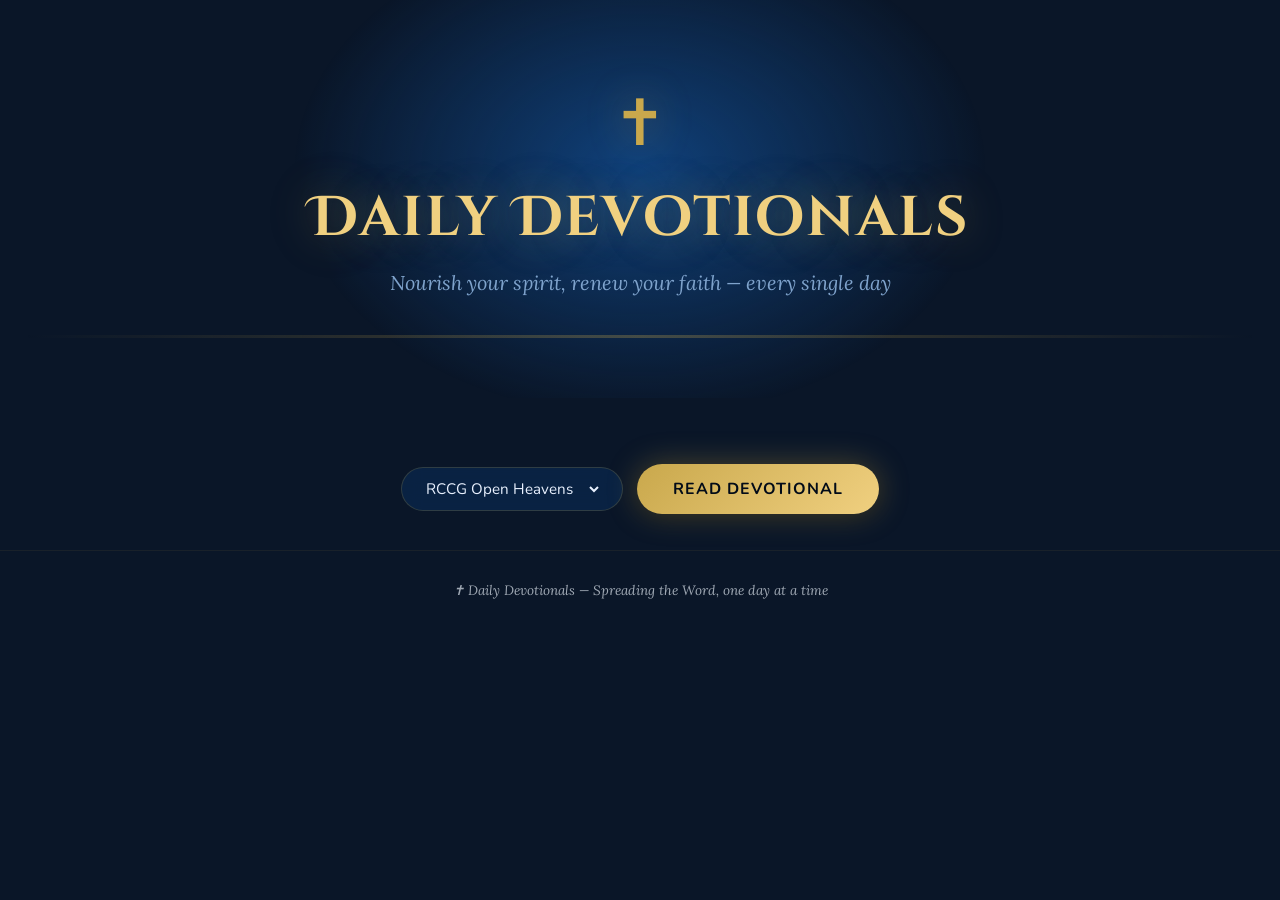
<file: index.html>
<!DOCTYPE html>
<html lang="en">
<head>
  <meta charset="UTF-8" />
  <meta name="viewport" content="width=device-width, initial-scale=1.0"/>
  <title>Daily Devotionals</title>
  <link rel="shortcut icon" href="images and favicons/bible_2770487.png" type="image/x-icon">
  <link rel="stylesheet" href="style.css" />
  <link href="https://fonts.googleapis.com/css2?family=Cinzel+Decorative:wght@400;700&family=Lora:ital,wght@0,400;0,600;1,400&family=Nunito:wght@300;400;600&display=swap" rel="stylesheet"/>
</head>
<body>

  <div class="particles" id="particles"></div>
<div class="page">
  <header class="hero">
    <div class="hero-glow"></div>
    <div class="cross-icon">✝</div>
    <h1 class="hero-title">Daily Devotionals</h1>
    <p class="hero-subtitle">Nourish your spirit, renew your faith — every single day</p>
    
  </header>
  <br>
  <br>
  <br>


  <section class="controls">
   
    <div class="filter-wrap">
      <select id="churchFilter">
        <option value="open-heavens.html" selected>RCCG Open Heavens</option>
        <option value="winners.html">RCCG Winners</option>
        <option value="dunamis.html">RCCG Dunamis</option>
        <option value="onegafm.html">RCCG Onegafm</option>
     </select>
    </div>
    <button class="btn-post" id="openModalBtn">Read Devotional</button>
  </section>
</div>
 
  <footer class="site-footer">
    <p>✝ Daily Devotionals — Spreading the Word, one day at a time</p>
  </footer>
<script src="script.js"></script>
</body>
</html>
</file>
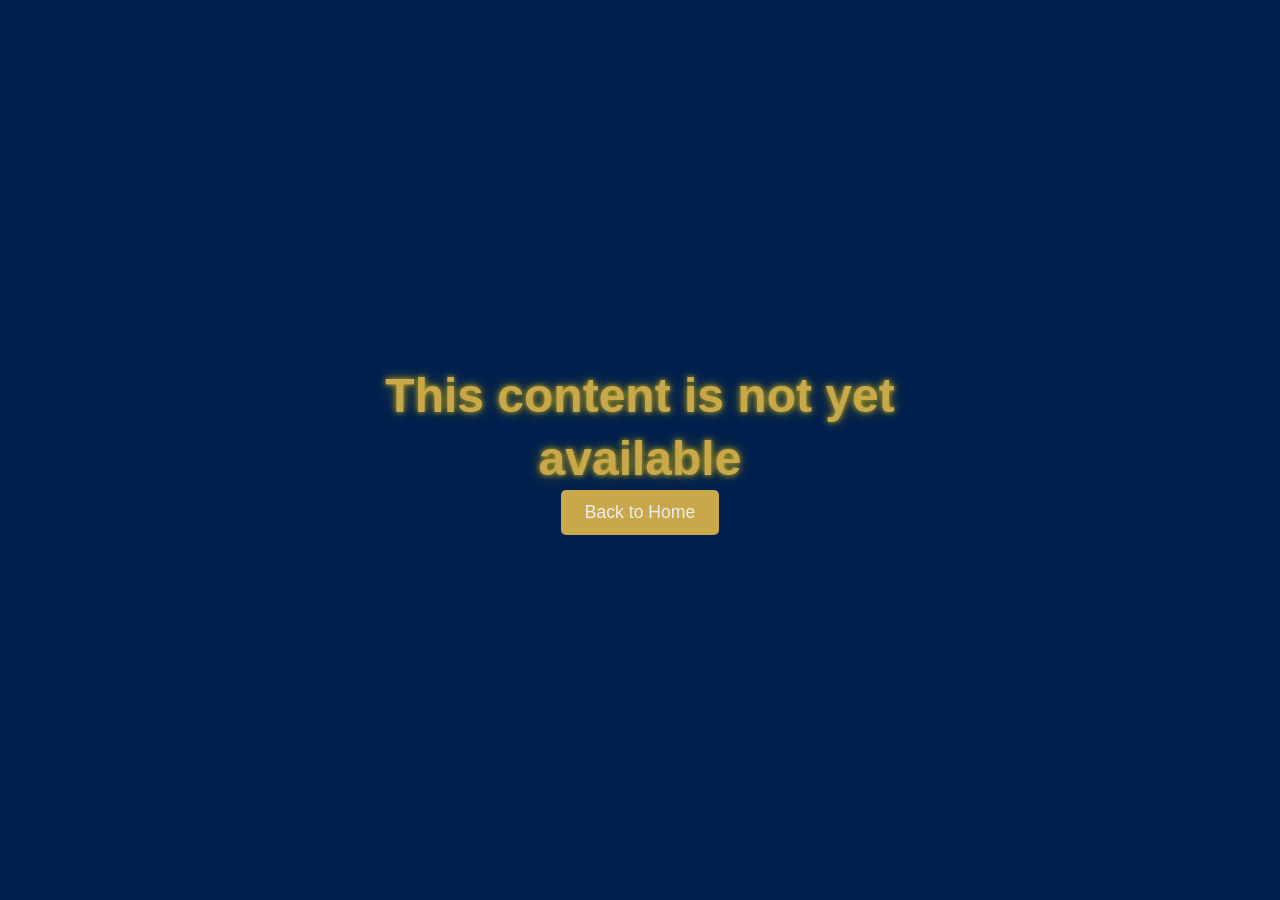
<file: dunamis.html>
<!DOCTYPE html>
<html lang="en">
<head>
  <meta charset="UTF-8" />
  <meta name="viewport" content="width=device-width, initial-scale=1.0"/>
  <title>Daily Devotionals</title>
  <link rel="shortcut icon" href="images and favicons/bible_2770487.png" type="image/x-icon">
  <link rel="stylesheet" href="dunamis.css">
  <link href="https://fonts.googleapis.com/css2?family=Cinzel+Decorative:wght@400;700&family=Lora:ital,wght@0,400;0,600;1,400&family=Nunito:wght@300;400;600&display=swap" rel="stylesheet"/>
</head>
<body>
  <div class="container">
    <h1>This content is not yet available</h1>
    <a href="index.html" class="btn">Back to Home</a>
  </div>
</body>
</html>
</file>
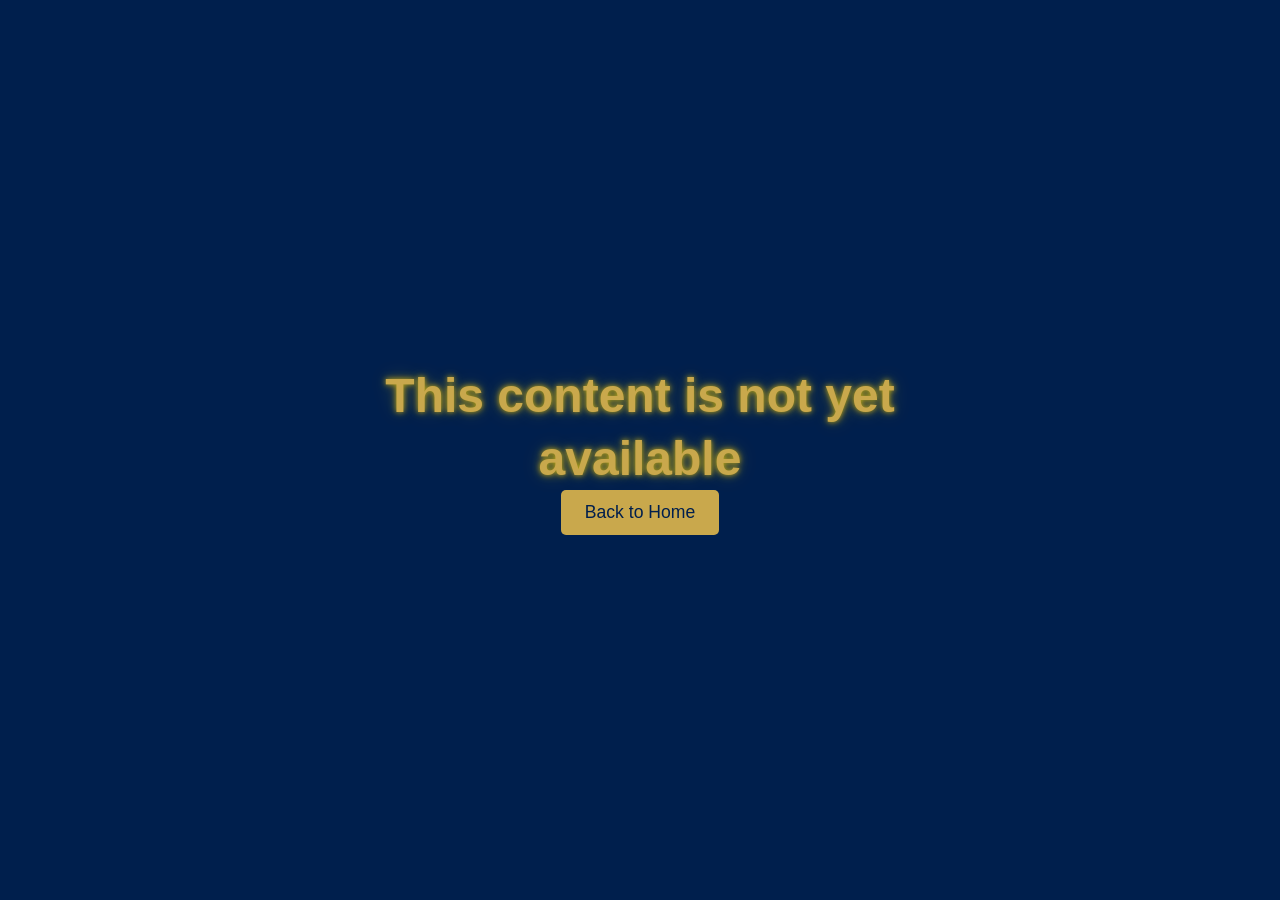
<file: onegafm.html>
<!DOCTYPE html>
<html lang="en">
<head>
  <meta charset="UTF-8" />
  <meta name="viewport" content="width=device-width, initial-scale=1.0"/>
  <title>Daily Devotionals</title>
  <link rel="shortcut icon" href="images and favicons/bible_2770487.png" type="image/x-icon">
  <link rel="stylesheet" href="onegafm.css">
  <link href="https://fonts.googleapis.com/css2?family=Cinzel+Decorative:wght@400;700&family=Lora:ital,wght@0,400;0,600;1,400&family=Nunito:wght@300;400;600&display=swap" rel="stylesheet"/>
</head>
<body>
  <div class="container">
    <h1>This content is not yet available</h1>
    <a href="index.html" class="btn">Back to Home</a>
  </div>
</body>
</html>
</file>
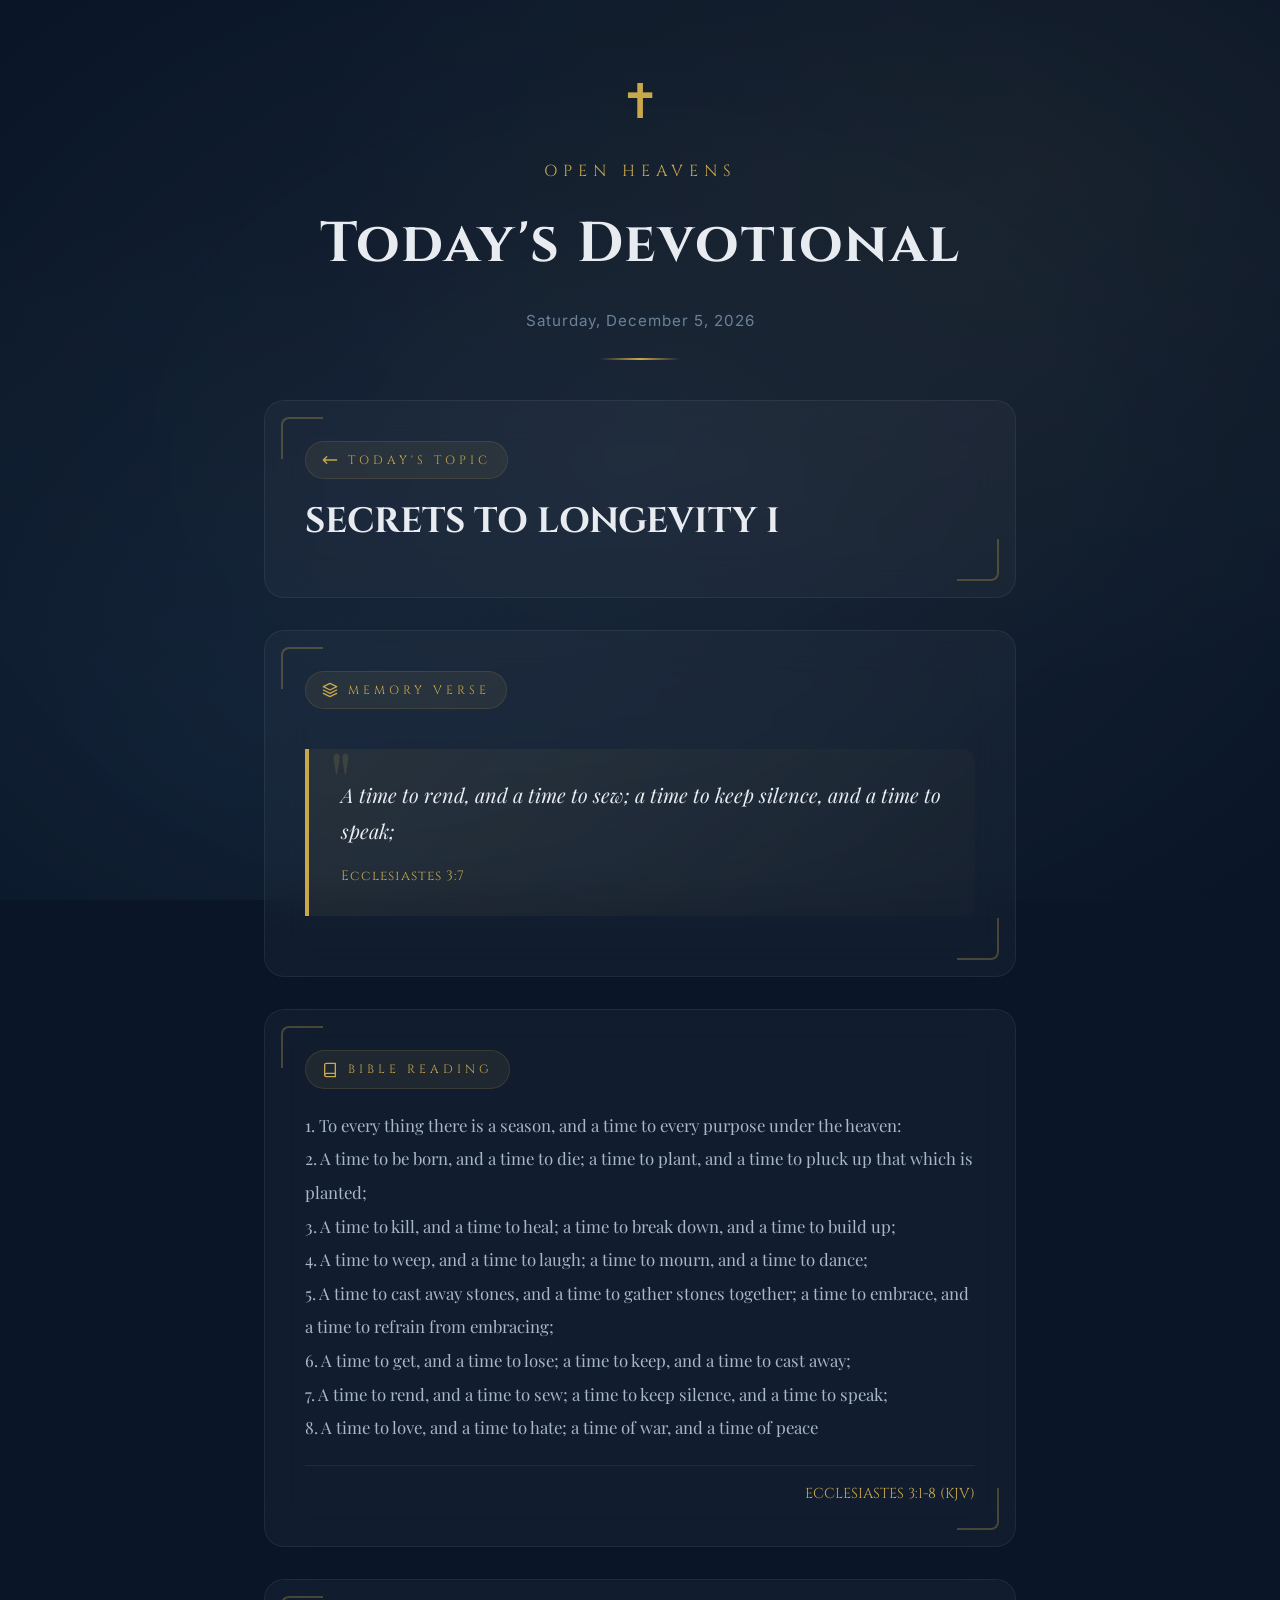
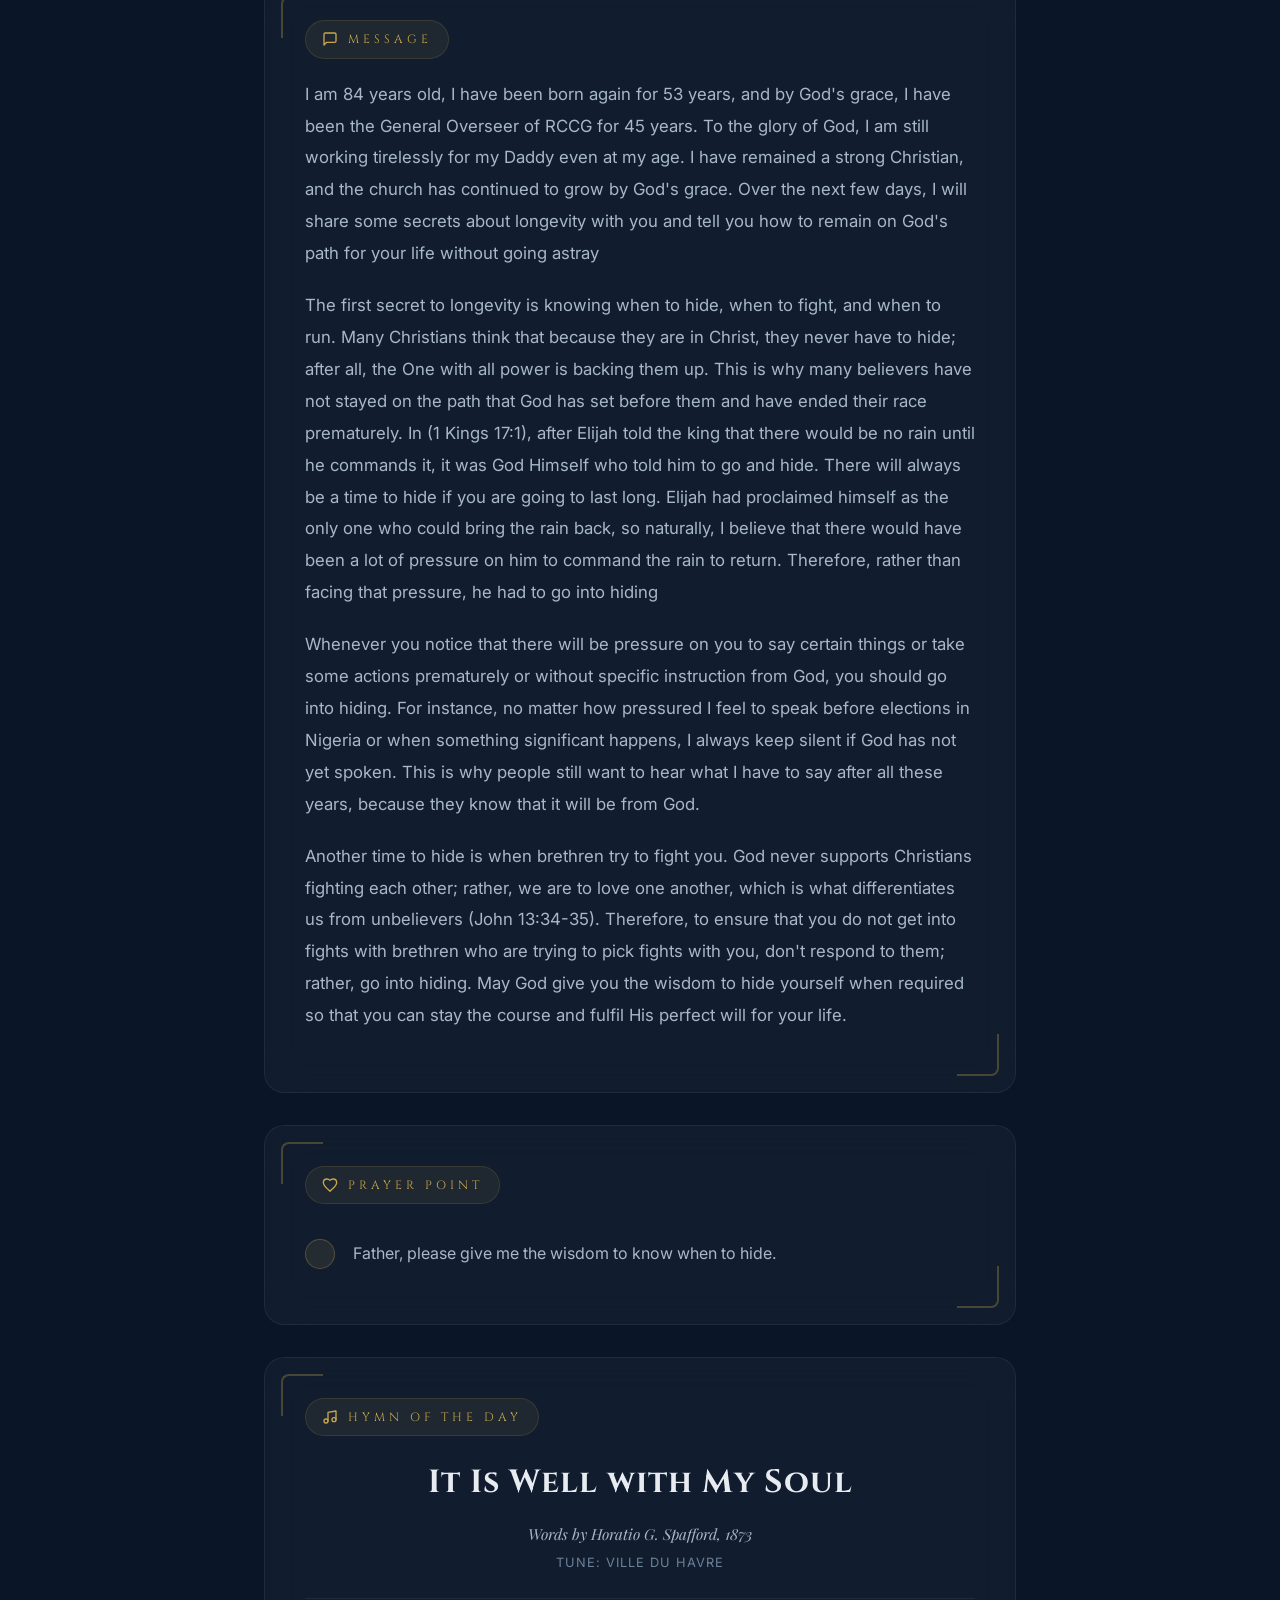
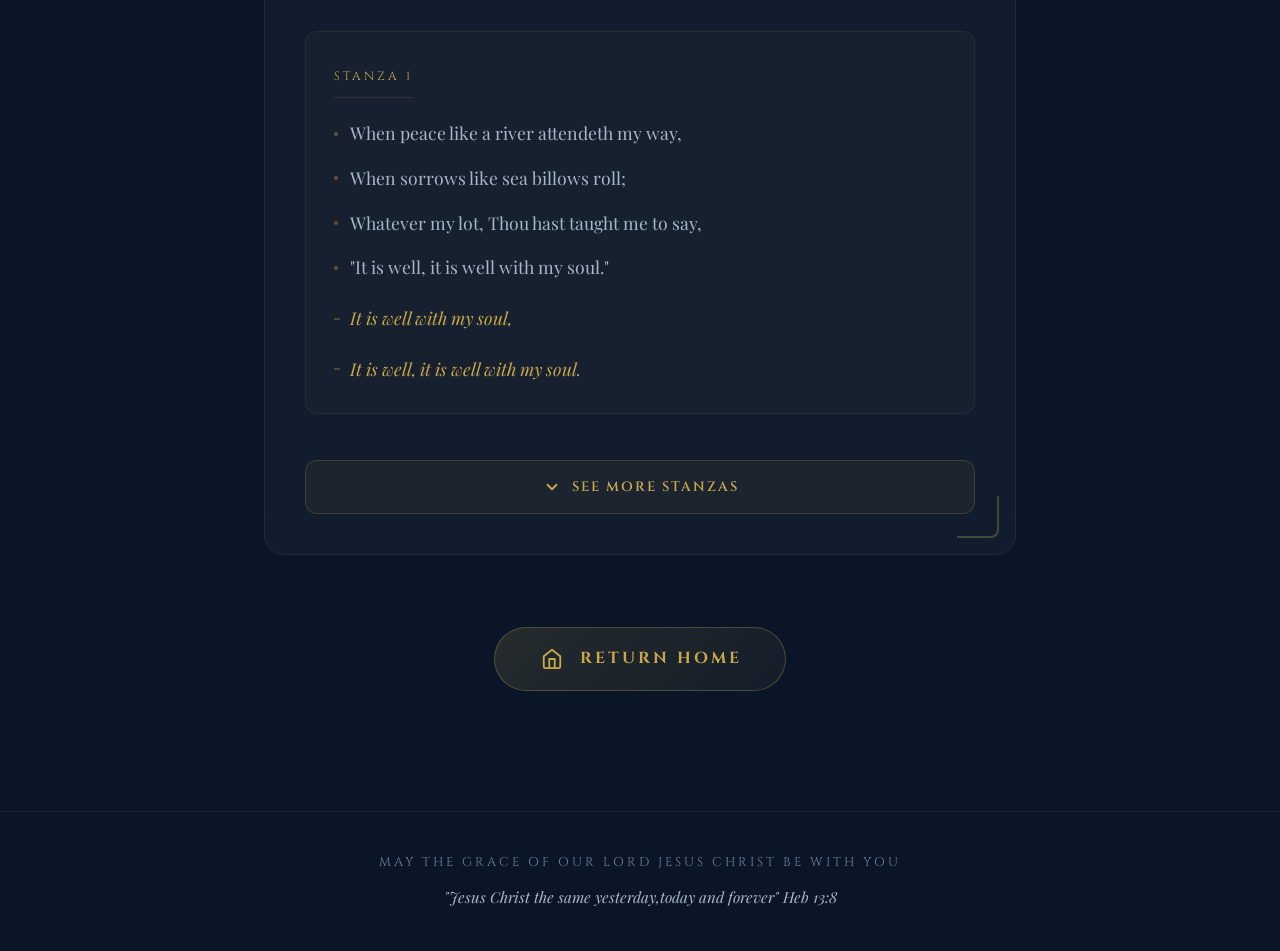
<file: open-heavens.html>
<!DOCTYPE html>
<html lang="en">
<head>
    <meta charset="UTF-8">
    <meta name="viewport" content="width=device-width, initial-scale=1.0">
    <title>Daily Devotional</title>
    <link rel="shortcut icon" href="images and favicons/bible_2770487.png" type="image/x-icon">
    <link href="https://fonts.googleapis.com/css2?family=Cinzel:wght@400;700;900&family=Playfair+Display:ital,wght@0,400;0,600;0,700;1,400&family=Inter:wght@300;400;500;600&display=swap" rel="stylesheet">
    <link rel="stylesheet" href="openheaven.css">
    <body>
    <div class="scroll-progress" id="scrollProgress"></div>

    <div class="bg-animation"></div>

    <div class="particles" id="particles"></div>

    <header>
        <div class="header-icon">✝</div>
        <div class="header-subtitle">Open Heavens</div>
        <h1 class="header-title">Today's Devotional</h1>
        <div class="header-date" id="currentDate"></div>
        <div class="header-divider"></div>
    </header>

    <main class="container">
        <section class="section">
            <div class="glow"></div>
            <div class="section-content">
                <div class="section-label">
                    <svg viewBox="0 0 24 24" fill="none" stroke-width="2" stroke-linecap="round" stroke-linejoin="round">
                        <path d="M2 12h20M2 12l5-5m-5 5l5 5"/>
                    </svg>
                    Today's Topic
                </div>
                <h2 class="topic-title">SECRETS TO LONGEVITY I</h2>
                <p class="topic-subtitle"></p>
            </div>
        </section>

        <section class="section">
            <div class="glow"></div>
            <div class="section-content">
                <div class="section-label">
                    <svg viewBox="0 0 24 24" fill="none" stroke-width="2" stroke-linecap="round" stroke-linejoin="round">
                        <path d="M12 2L2 7l10 5 10-5-10-5z"/>
                        <path d="M2 17l10 5 10-5"/>
                        <path d="M2 12l10 5 10-5"/>
                    </svg>
                    Memory Verse
                </div>
                <div class="verse-box">
                    <p class="verse-text">A time to rend, and a time to sew; a time to keep silence, and a time to speak; </p>
                    <p class="verse-reference">Ecclesiastes 3:7</p>
                </div>
            </div>
        </section>

        <section class="section">
            <div class="glow"></div>
            <div class="section-content">
                <div class="section-label">
                    <svg viewBox="0 0 24 24" fill="none" stroke-width="2" stroke-linecap="round" stroke-linejoin="round">
                        <path d="M4 19.5A2.5 2.5 0 0 1 6.5 17H20"/>
                        <path d="M6.5 2H20v20H6.5A2.5 2.5 0 0 1 4 19.5v-15A2.5 2.5 0 0 1 6.5 2z"/>
                    </svg>
                    Bible Reading
                </div>
                <div class="bible-passage">
                    <p>
                        1.  To every thing there is a season, and a time to every purpose under the heaven: <br>

2.  A time to be born, and a time to die; a time to plant, and a time to pluck up that which is planted; <br>

3.  A time to kill, and a time to heal; a time to break down, and a time to build up; <br>

4.  A time to weep, and a time to laugh; a time to mourn, and a time to dance; <br>

5.  A time to cast away stones, and a time to gather stones together; a time to embrace, and a time to refrain from embracing; <br>

6.  A time to get, and a time to lose; a time to keep, and a time to cast away; <br>

7.  A time to rend, and a time to sew; a time to keep silence, and a time to speak; <br>

8.  A time to love, and a time to hate; a time of war, and a time of peace <br>
                    </p>
                </div>
                <div class="passage-reference">ECCLESIASTES 3:1-8 (KJV)</div>
            </div>
        </section>

        
        <section class="section">
            <div class="glow"></div>
            <div class="section-content">
                <div class="section-label">
                    <svg viewBox="0 0 24 24" fill="none" stroke-width="2" stroke-linecap="round" stroke-linejoin="round">
                        <path d="M21 15a2 2 0 0 1-2 2H7l-4 4V5a2 2 0 0 1 2-2h14a2 2 0 0 1 2 2z"/>
                    </svg>
                    Message
                </div>
                <div class="message-body">
                    <p>
I am 84 years old, I have been born again for 53 years, and by God's grace, I have been the General Overseer of RCCG for 45 years. To the glory of God, I am still working tirelessly for my Daddy even at my age. I have remained a strong Christian, and the church has continued to grow by God's grace. Over the next few days, I will share some secrets about longevity with you 
and tell you how to remain on God's path for your life without going astray</p>

                    <p>The first secret to longevity is knowing when to hide, when to fight, and when to run. 
                        Many Christians think that because they are in Christ, they never have to hide; after all, the One with all power is backing them up. This is why many believers have not stayed on the path that God has set before them and have ended their race prematurely. In (1 Kings 17:1), after Elijah told the king that there would be no rain until he commands it, it was God Himself who told him to go and hide. There
                         will always be a time to hide if you are going to last long. Elijah had proclaimed himself as the only one who could bring the rain back, so naturally, I believe that there would have been a lot of pressure on him to command the rain to return. Therefore,
                         rather than facing that pressure, he had to go into hiding</p>

                    <p>
Whenever you notice that there will be pressure on you to say certain things or take some actions prematurely or without specific instruction from God, you should go into hiding. For instance, no matter how pressured I feel to speak before elections in Nigeria or when something significant happens, I always keep silent if God has not yet spoken. This is why people still want to hear what I have to say after all these years, because they know that it will be from God.</p>

                    <p>
                        Another time to hide is when brethren try to fight you. God never supports Christians fighting each other; rather, we are to love one another, which is what differentiates us from unbelievers (John 13:34-35). Therefore, to ensure that you do not get into fights with brethren who are trying to pick fights with you, don't respond to them; rather, go into hiding. May God give you the wisdom to hide yourself when required so that you 
                        can stay the course and fulfil His perfect will for your life.
                    </p>
                </div>
            </div>
        </section>

        <section class="section">
            <div class="glow"></div>
            <div class="section-content">
                <div class="section-label">
                    <svg viewBox="0 0 24 24" fill="none" stroke-width="2" stroke-linecap="round" stroke-linejoin="round">
                        <path d="M12 21.35l-1.45-1.32C5.4 15.36 2 12.28 2 8.5 2 5.42 4.42 3 7.5 3c1.74 0 3.41.81 4.5 2.09C13.09 3.81 14.76 3 16.5 3 19.58 3 22 5.42 22 8.5c0 3.78-3.4 6.86-8.55 11.54L12 21.35z"/>
                    </svg>
                    Prayer Point
                </div>
                <ul class="prayer-list">
                    <li><span>Father, please give me the wisdom to know when to hide.</span></li>
                </ul>
            </div>
        </section>

        <section class="section hymn-section" id="hymnSection">
            <div class="glow"></div>
            <div class="section-content">
                <div class="section-label">
                    <svg viewBox="0 0 24 24" fill="none" stroke-width="2" stroke-linecap="round" stroke-linejoin="round">
                        <path d="M9 18V5l12-2v13"/>
                        <circle cx="6" cy="18" r="3"/>
                        <circle cx="18" cy="16" r="3"/>
                    </svg>
                    Hymn of the Day
                </div>
                <div class="hymn-header">
                    <h3 class="hymn-title">It Is Well with My Soul</h3>
                    <p class="hymn-author">Words by Horatio G. Spafford, 1873</p>
                    <p class="hymn-tune">Tune: Ville du Havre</p>
                </div>

                <div class="hymn-body" id="hymnBody">
                    <div class="hymn-stanza">
                        <p class="stanza-number">Stanza 1</p>
                        <p class="hymn-line">When peace like a river attendeth my way,</p>
                        <p class="hymn-line">When sorrows like sea billows roll;</p>
                        <p class="hymn-line">Whatever my lot, Thou hast taught me to say,</p>
                        <p class="hymn-line">"It is well, it is well with my soul."</p>
                        <p class="hymn-refrain">It is well with my soul,</p>
                        <p class="hymn-refrain">It is well, it is well with my soul.</p>
                    </div>

                    <div  class="hymn-stanza hidden-stanza" id="hiddenStanzas" >
                        <p class="stanza-number">Stanza 2</p>
                        <p class="hymn-line">Though Satan should buffet, though trials should come,</p>
                        <p class="hymn-line">Let this blest assurance control,</p>
                        <p class="hymn-line">That Christ hath regarded my helpless estate,</p>
                        <p class="hymn-line">And hath shed His own blood for my soul.</p>
                        <p class="hymn-refrain">It is well with my soul,</p>
                        <p class="hymn-refrain">It is well, it is well with my soul.</p>
                    </div>

                    <div class="hymn-stanza hidden-stanza" id="hiddenStanzas">
                        <p class="stanza-number">Stanza 3</p>
                        <p class="hymn-line">My sin — oh, the bliss of this glorious thought! —</p>
                        <p class="hymn-line">My sin, not in part, but the whole,</p>
                        <p class="hymn-line">Is nailed to the cross, and I bear it no more,</p>
                        <p class="hymn-line">Praise the Lord, praise the Lord, O my soul!</p>
                        <p class="hymn-refrain">It is well with my soul,</p>
                        <p class="hymn-refrain">It is well, it is well with my soul.</p>
                    </div>

                    <div class="hymn-stanza hidden-stanza" id="hiddenStanzas2">
                        <p class="stanza-number">Stanza 4</p>
                        <p class="hymn-line">And Lord, haste the day when the faith shall be sight,</p>
                        <p class="hymn-line">The clouds be rolled back as a scroll;</p>
                        <p class="hymn-line">The trump shall resound, and the Lord shall descend,</p>
                        <p class="hymn-line">"Even so" — it is well with my soul.</p>
                        <p class="hymn-refrain">It is well with my soul,</p>
                        <p class="hymn-refrain">It is well, it is well with my soul.</p>
                    </div>
                </div>

                <button class="hymn-toggle-btn" id="hymnToggleBtn" onclick="toggleHymn()">
                    <span class="toggle-icon" id="toggleIcon">
                        <svg viewBox="0 0 24 24" fill="none" stroke-width="2.5" stroke-linecap="round" stroke-linejoin="round">
                            <polyline points="6 9 12 15 18 9"/>
                        </svg>
                    </span>
                    <span class="toggle-text" id="toggleText">See More Stanzas</span>
                </button>
            </div>
        </section>

        <div class="home-button-container">
            <div class="home-btn-magnetic" id="magneticWrap">
                <a href="index.html" class="home-btn" id="homeBtn">
                    <span class="btn-pulse-ring"></span>
                    <span class="btn-pulse-ring"></span>
                    <span class="btn-particles">
                        <span class="btn-particle" style="--tx: -60px; --ty: -40px;"></span>
                        <span class="btn-particle" style="--tx: 60px; --ty: -30px;"></span>
                        <span class="btn-particle" style="--tx: -40px; --ty: 50px;"></span>
                        <span class="btn-particle" style="--tx: 50px; --ty: 40px;"></span>
                        <span class="btn-particle" style="--tx: -70px; --ty: 10px;"></span>
                        <span class="btn-particle" style="--tx: 70px; --ty: -10px;"></span>
                        <span class="btn-particle" style="--tx: -20px; --ty: -60px;"></span>
                        <span class="btn-particle" style="--tx: 30px; --ty: 60px;"></span>
                    </span>

                    <span class="btn-ripple" id="btnRipple"></span>

                    <span class="btn-icon-wrap">
                        <svg viewBox="0 0 24 24">
                            <path d="M3 9l9-7 9 7v11a2 2 0 0 1-2 2H5a2 2 0 0 1-2-2z"/>
                            <polyline points="9 22 9 12 15 12 15 22"/>
                        </svg>
                    </span>

                    <span class="btn-text">Return Home</span>
                </a>
            </div>
        </div>
    </main>

    <footer>
        <div class="footer-text">May the Grace of Our Lord Jesus Christ Be With You</div>
        <div class="footer-verse">"Jesus Christ the same yesterday,today and forever" Heb 13:8 </div>
    </footer>

    <script>
        const dateOptions = { weekday: 'long', year: 'numeric', month: 'long', day: 'numeric' };
        document.getElementById('currentDate').textContent = new Date().toLocaleDateString('en-US', dateOptions);

        window.addEventListener('scroll', () => {
            const scrollTop = document.documentElement.scrollTop || document.body.scrollTop;
            const scrollHeight = document.documentElement.scrollHeight - document.documentElement.clientHeight;
            const scrolled = (scrollTop / scrollHeight) * 100;
            document.getElementById('scrollProgress').style.width = scrolled + '%';
        });

        const particlesContainer = document.getElementById('particles');
        const particleCount = 30;

        for (let i = 0; i < particleCount; i++) {
            const particle = document.createElement('div');
            particle.className = 'particle';
            particle.style.left = Math.random() * 100 + '%';
            particle.style.animationDuration = (Math.random() * 15 + 10) + 's';
            particle.style.animationDelay = (Math.random() * 15) + 's';
            particle.style.width = (Math.random() * 3 + 1) + 'px';
            particle.style.height = particle.style.width;
            particlesContainer.appendChild(particle);
        }

        const observerOptions = {
            threshold: 0.1,
            rootMargin: '0px 0px -50px 0px'
        };

        const observer = new IntersectionObserver((entries) => {
            entries.forEach(entry => {
                if (entry.isIntersecting) {
                    entry.target.style.opacity = '1';
                    entry.target.style.transform = 'translateY(0)';
                }
            });
        }, observerOptions);

        document.querySelectorAll('.section').forEach(section => {
            observer.observe(section);
        });

        let hymnExpanded = false;

        function toggleHymn() {
            const hiddenStanzas = document.querySelectorAll('.hidden-stanza');
            const toggleBtn = document.getElementById('hymnToggleBtn');
            const toggleText = document.getElementById('toggleText');
            const toggleIcon = document.getElementById('toggleIcon');

            hymnExpanded = !hymnExpanded;

            hiddenStanzas.forEach((stanza, index) => {
                if (hymnExpanded) {
                    setTimeout(() => {
                        stanza.classList.add('visible');
                    }, index * 150);
                } else {
                    stanza.classList.remove('visible');
                }
            });

            if (hymnExpanded) {
                toggleBtn.classList.add('expanded');
                toggleText.textContent = 'See Less';

                setTimeout(() => {
                    const lastStanza = hiddenStanzas[hiddenStanzas.length - 1];
                    if (lastStanza) {
                        lastStanza.scrollIntoView({ behavior: 'smooth', block: 'nearest' });
                    }
                }, 400);
            } else {
                toggleBtn.classList.remove('expanded');
                toggleText.textContent = 'See More Stanzas';
                document.getElementById('hymnSection').scrollIntoView({ behavior: 'smooth', block: 'start' });
            }
        }

        const magneticWrap = document.getElementById('magneticWrap');
        const btn = document.getElementById('homeBtn');

        magneticWrap.addEventListener('mousemove', function(e) {
            const rect = this.getBoundingClientRect();
            const x = e.clientX - rect.left - rect.width / 2;
            const y = e.clientY - rect.top - rect.height / 2;

            btn.style.transform = `translate(${x * 0.15}px, ${y * 0.15}px)`;
        });

        magneticWrap.addEventListener('mouseleave', function() {
            btn.style.transform = '';
        });
    </script>
</body>
</html>
</file>
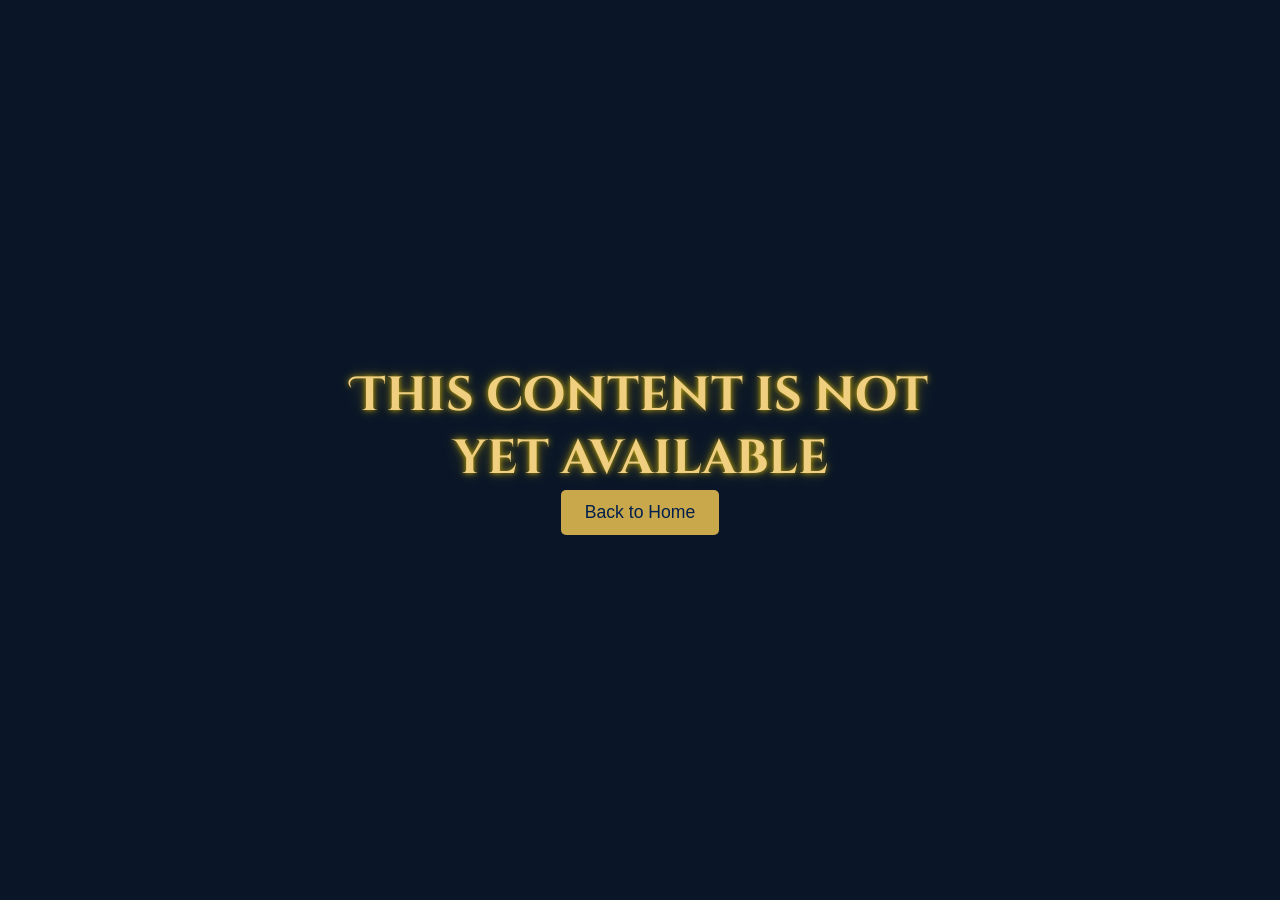
<file: winners.html>
<!DOCTYPE html>
<html lang="en">
<head>
  <meta charset="UTF-8" />
  <meta name="viewport" content="width=device-width, initial-scale=1.0"/>
  <title>Daily Devotionals</title>
  <link rel="shortcut icon" href="images and favicons/bible_2770487.png" type="image/x-icon">
  <link rel="stylesheet" href="winners.css">
  <link href="https://fonts.googleapis.com/css2?family=Cinzel+Decorative:wght@400;700&family=Lora:ital,wght@0,400;0,600;1,400&family=Nunito:wght@300;400;600&display=swap" rel="stylesheet"/>
</head>
<body>
   <div class="container">
    <h1>This content is not yet available</h1>
    <a href="index.html" class="btn">Back to Home</a>
  </div>
</body>
</html>
</file>
<file: style.css>
:root {
  --bg-deep:      #020b18;
  --bg-mid:       #041428;
  --blue-1:       #0a2a52;
  --blue-2:       #0d3b6e;
  --blue-3:       #1565c0;
  --accent:       #c9a84c;    /* gold */
  --accent-light: #f0d080;
  --accent-glow:  rgba(201,168,76,.35);
  --text-primary: #e8f0fe;
  --text-muted:   #7fa3cc;
  --card-bg:      rgba(10,42,82,.65);
  --card-border:  rgba(201,168,76,.2);
  --modal-bg:     #041428;
  --radius:       16px;
  --transition:   .35s cubic-bezier(.4,0,.2,1);
}

*, *::before, *::after { box-sizing: border-box; margin: 0; padding: 0; }

html { scroll-behavior: smooth; }

body {
  font-family: 'Nunito', sans-serif;
  background: #0a1628;
  color: var(--text-primary);
  min-height: 100vh;
  overflow-x: hidden;
  position: relative;
}


::-webkit-scrollbar { width: 6px; }
::-webkit-scrollbar-track { background: var(--bg-mid); }
::-webkit-scrollbar-thumb { background: var(--blue-2); border-radius: 3px; }

.particles {
  position: fixed;
  inset: 0;
  pointer-events: none;
  z-index: 0;
  overflow: hidden;
}

.particle {
  position: absolute;
  border-radius: 50%;
  opacity: 0;
  animation: floatUp linear infinite;
}

@keyframes floatUp {
  0%   { transform: translateY(100vh) scale(0); opacity: 0; }
  10%  { opacity: .6; }
  90%  { opacity: .3; }
  100% { transform: translateY(-10vh) scale(1.2); opacity: 0; }
}

.hero {
  position: relative;
  z-index: 1;
  text-align: center;
  padding: 80px 24px 60px;
  overflow: hidden;
}

.hero-glow {
  position: absolute;
  top: -80px; left: 50%;
  transform: translateX(-50%);
  width: 700px; height: 500px;
  background: radial-gradient(ellipse, rgba(21,101,192,.55) 0%, transparent 70%);
  pointer-events: none;
  animation: pulseGlow 5s ease-in-out infinite;
}

@keyframes pulseGlow {
  0%, 100% { opacity: .7; transform: translateX(-50%) scale(1); }
  50%       { opacity: 1;  transform: translateX(-50%) scale(1.08); }
}

.cross-icon {
  font-size: clamp(2.5rem, 6vw, 4rem);
  color: var(--accent);
  display: block;
  margin-bottom: 12px;
  filter: drop-shadow(0 0 20px var(--accent-glow));
  animation: crossFloat 6s ease-in-out infinite;
}

@keyframes crossFloat {
  0%, 100% { transform: translateY(0); }
  50%       { transform: translateY(-10px); }
}

.hero-title {
  font-family: 'Cinzel Decorative', cursive;
  font-size: clamp(1.8rem, 5vw, 3.5rem);
  color: var(--accent-light);
  text-shadow: 0 0 40px var(--accent-glow), 0 0 80px rgba(201,168,76,.15);
  letter-spacing: .04em;
  animation: fadeSlideDown .9s ease both;
}

.hero-subtitle {
  font-family: 'Lora', serif;
  font-style: italic;
  font-size: clamp(.95rem, 2.5vw, 1.25rem);
  color: var(--text-muted);
  margin: 14px auto 32px;
  max-width: 520px;
  animation: fadeSlideDown 1.1s ease both;
}

@keyframes fadeSlideDown {
  from { opacity: 0; transform: translateY(-28px); }
  to   { opacity: 1; transform: translateY(0); }
}

@keyframes fadeSlideup {
  from { opacity: 0; transform: translateY(28px); }
  to   { opacity: 1; transform: translateY(0); }
}

/* ---------- Post Button ---------- */
.btn-post {
  font-family: 'Nunito', sans-serif;
  font-size: 1rem;
  font-weight: 700;
  letter-spacing: .06em;
  text-transform: uppercase;
  color: var(--bg-deep);
  background: linear-gradient(135deg, var(--accent), var(--accent-light));
  border: none;
  border-radius: 50px;
  padding: 14px 36px;
  cursor: pointer;
  box-shadow: 0 0 30px var(--accent-glow), 0 4px 20px rgba(0,0,0,.4);
  transition: transform var(--transition), box-shadow var(--transition);
  animation: fadeSlideup 1.3s ease both;
  position: relative;
  overflow: hidden;
}

.btn-post::after {
  content: '';
  position: absolute;
  inset: 0;
  background: rgba(255,255,255,0);
  transition: background var(--transition);
  border-radius: inherit;
}

.btn-post:hover {
  transform: translateY(-3px) scale(1.04);
  box-shadow: 0 0 50px var(--accent-glow), 0 8px 30px rgba(0,0,0,.5);
}

.btn-post:hover::after { background: rgba(255,255,255,.1); }

.btn-post:active { transform: translateY(0) scale(.98); }

.controls {
  position: relative; z-index: 1;
  display: flex;
  flex-wrap: wrap;
  gap: 14px;
  justify-content: center;
  align-items: center;
  padding: 0 24px 36px;
}

.search-wrap, .filter-wrap {
  display: flex;
  align-items: center;
  background: var(--card-bg);
  border: 1px solid var(--card-border);
  border-radius: 50px;
  padding: 10px 20px;
  backdrop-filter: blur(10px);
  transition: border-color var(--transition), box-shadow var(--transition);
}

.search-wrap:focus-within, .filter-wrap:focus-within {
  border-color: var(--accent);
  box-shadow: 0 0 20px var(--accent-glow);
}

.search-icon { margin-right: 10px; font-size: 1rem; }

.filter-wrap {
    animation: fadeSlideup .9s ease both;
}

.search-wrap input,
.filter-wrap select {
  background: transparent;
  border: none;
  outline: none;
  color: var(--text-primary);
  font-family: 'Nunito', sans-serif;
  font-size: .95rem;
  min-width: 220px;
  
}

.filter-wrap select { min-width: 180px; cursor: pointer; }
.filter-wrap select option { background: var(--bg-mid); }



.site-footer {
  position: relative; z-index: 1;
  text-align: center;
  padding: 30px 24px;
  font-family: 'Lora', serif;
  font-style: italic;
  font-size: .85rem;
  color: rgba(208, 216, 225, 0.755);
  border-top: 1px solid rgba(201,168,76,.08);
  animation: fadeSlideup 1.3s ease both;
}

.hero::after {
  content: '';
  display: block;
  height: 3px;
  background: linear-gradient(90deg, transparent, var(--accent), transparent);
  margin-top: 40px;
  opacity: .3;
}

@media (max-width: 768px) {
  .hero { padding: 60px 18px 40px; }

  .controls { gap: 10px; padding-bottom: 28px; }

  .btn-post {
    border-radius: 8px;
    width: max-content;
    display: block;
    align-self: center;
    margin-top: 25px;
  }

  .filter-wrap select { min-width: 160px; }
  body {
    position: relative;
    justify-content: center;
    align-content: center;
    display: flex;
    flex-wrap: wrap;
    flex-direction: column;
  }

  .page {
    margin-top: -20%;
  }

}

@media (max-width: 480px) {
  .hero-title { font-size: 1.6rem; }
  .search-wrap, .filter-wrap { width: 100%; border-radius: 12px; }
  .search-wrap input, .filter-wrap select { min-width: unset; width: 100%; }
  .controls { flex-direction: column; align-items: stretch; padding: 0 16px 24px; }
  .btn-post { font-size: .9rem; padding: 12px 28px; }
}

@media (min-width: 769px) and (max-width: 1200px) {

  body {
    position: relative;
    justify-content: center;
    align-content: center;
    display: flex;
    flex-wrap: wrap;
    flex-direction: column;
  }

  .page {
    scale: 1.25;
  }

  .controls {
    gap: 16px;
  }

  .search-wrap,
  .filter-wrap {
    min-width: 200px;
  }

  .btn-post {
    padding: 14px 28px;
  }
}
</file>
<file: dunamis.css>
* {
      margin: 0;
      padding: 0;
      box-sizing: border-box;
      font-family: Arial, sans-serif;
    }

    body {
      background-color: #001f4d; /* deep blue */
      color: #c9a84c;
      display: flex;
      justify-content: center;
      align-items: center;
      height: 100vh;
      text-align: center;
      padding: 20px;
    }

    .container {
      max-width: 600px;
    }

    h1 {
      font-size: clamp(1.8rem, 5vw, 3rem);
      line-height: 1.3;
      text-shadow: 
        0 0 5px rgba(255, 215, 0, 0.6),
        0 0 10px rgba(255, 215, 0, 0.4),
        0 0 20px rgba(255, 215, 0, 0.2);
    }

    .btn {
      display: inline-block;
      padding: 12px 24px;
      font-size: clamp(0.9rem, 2.5vw, 1.1rem);
      color: #ecedee;
      background-color: #c9a84c;
      text-decoration: none;
      border-radius: 5px;
      transition: all 0.3s ease;
    }

    .btn:hover {
      background-color: #c9a84c;
      box-shadow: 0 0 10px rgba(255, 215, 0, 0.6);
    }
</file>
<file: onegafm.css>
* {
      margin: 0;
      padding: 0;
      box-sizing: border-box;
      font-family: Arial, sans-serif;
    }

    body {
      background-color: #001f4d; /* deep blue */
      color: #c9a84c; /* gold */
      display: flex;
      justify-content: center;
      align-items: center;
      height: 100vh;
      text-align: center;
      padding: 20px;
    }

    .container {
      max-width: 600px;
    }

    h1 {
      font-size: clamp(1.8rem, 5vw, 3rem);
      line-height: 1.3;
      text-shadow: 
        0 0 5px rgba(255, 215, 0, 0.6),
        0 0 10px rgba(255, 215, 0, 0.4),
        0 0 20px rgba(255, 215, 0, 0.2);
    }

    .btn {
      display: inline-block;
      padding: 12px 24px;
      font-size: clamp(0.9rem, 2.5vw, 1.1rem);
      color: #001f4d;
      background-color: #c9a84c;
      text-decoration: none;
      border-radius: 5px;
      transition: all 0.3s ease;
    }

    .btn:hover {
      background-color: #c9a84c;
      box-shadow: 0 0 10px rgba(255, 215, 0, 0.6);
    }
</file>
<file: openheaven.css>
* {
            margin: 0;
            padding: 0;
            box-sizing: border-box;
            max-width: 100vw;
            align-self: center;

        }

        :root {
            --deep-blue: #0a1628;
            --midnight: #0d1b2a;
            --navy: #1b2838;
            --royal-blue: #2a4a6f;
            --accent-gold: #c9a84c;
            --accent-gold-light: #e8d5a3;
            --text-primary: #e8ecf1;
            --text-secondary: #a8b8c8;
            --text-muted: #6b8299;
            --glass: rgba(255, 255, 255, 0.03);
            --glass-border: rgba(255, 255, 255, 0.06);
        }

        body {
            font-family: 'Inter', sans-serif;
            background: var(--deep-blue);
            color: var(--text-primary);
            min-height: 100vh;
            max-width: 100vw;
            line-height: 1.7;
        }

        .bg-animation {
            position: fixed;
            top: 0;
            left: 0;
            width: 100%;
            height: 100%;
            z-index: -1;
            background: 
                radial-gradient(ellipse at 20% 80%, rgba(42, 74, 111, 0.15) 0%, transparent 50%),
                radial-gradient(ellipse at 80% 20%, rgba(201, 168, 76, 0.05) 0%, transparent 50%),
                radial-gradient(ellipse at 50% 50%, rgba(27, 40, 56, 0.8) 0%, var(--deep-blue) 100%);
            animation: bgPulse 12s ease-in-out infinite;
        }

        @keyframes bgPulse {
            0%, 100% { opacity: 1; }
            50% { opacity: 0.85; }
        }

        /* Floating particles */
        .particles {
            position: fixed;
            top: 0;
            left: 0;
            width: 100%;
            height: 100%;
            z-index: -1;
            overflow: hidden;
            pointer-events: none;
        }

        .particle {
            position: absolute;
            width: 2px;
            height: 2px;
            background: var(--accent-gold);
            border-radius: 50%;
            opacity: 0;
            animation: floatUp linear infinite;
        }

        @keyframes floatUp {
            0% {
                transform: translateY(100vh) scale(0);
                opacity: 0;
            }
            10% {
                opacity: 0.6;
            }
            90% {
                opacity: 0.6;
            }
            100% {
                transform: translateY(-10vh) scale(1);
                opacity: 0;
            }
        }

        header {
            text-align: center;
            padding: 60px 20px 40px;
            position: relative;
        }

        .header-icon {
            font-size: 3rem;
            margin-bottom: 16px;
            opacity: 0;
            animation: fadeInDown 1s ease forwards 0.2s;
            color: var(--accent-gold);
        }

        .header-subtitle {
            font-family: 'Cinzel', serif;
            font-size: 1rem;
            letter-spacing: 6px;
            text-transform: uppercase;
            color: var(--accent-gold);
            margin-bottom: 12px;
            opacity: 0;
            animation: fadeInDown 1s ease forwards 0.4s;
        }

        .header-title {
            font-family: 'Cinzel', serif;
            font-size: clamp(2rem, 5vw, 3.5rem);
            font-weight: 700;
            color: var(--text-primary);
            letter-spacing: 2px;
            opacity: 0;
            animation: fadeInDown 1s ease forwards 0.6s;
        }

        .header-date {
            font-family: 'Inter', sans-serif;
            font-size: 0.95rem;
            color: var(--text-muted);
            margin-top: 16px;
            letter-spacing: 1px;
            opacity: 0;
            animation: fadeInDown 1s ease forwards 0.8s;
        }

        .header-divider {
            width: 80px;
            height: 2px;
            background: linear-gradient(90deg, transparent, var(--accent-gold), transparent);
            margin: 24px auto 0;
            opacity: 0;
            animation: fadeInDown 1s ease forwards 1s, shimmer 3s ease-in-out infinite 1.5s;
        }

        @keyframes shimmer {
            0%, 100% { opacity: 0.5; }
            50% { opacity: 1; }
        }

        @keyframes fadeInDown {
            from {
                opacity: 0;
                transform: translateY(-20px);
            }
            to {
                opacity: 1;
                transform: translateY(0);
            }
        }

        .container {
            max-width: 800px;
            margin: 0 auto;
            padding: 0 24px 80px;
        }

        .section {
            background: var(--glass);
            backdrop-filter: blur(20px);
            border: 1px solid var(--glass-border);
            border-radius: 20px;
            padding: 40px;
            margin-bottom: 32px;
            position: relative;
            overflow: hidden;
            opacity: 0;
            transform: translateY(40px);
            animation: fadeInUp 0.8s ease forwards;
            transition: transform 0.4s ease, box-shadow 0.4s ease;
        }

        .section:hover {
            transform: translateY(-4px);
            box-shadow: 0 20px 60px rgba(0, 0, 0, 0.3), 0 0 0 1px rgba(201, 168, 76, 0.1);
        }

        .section:nth-child(1) { animation-delay: 1.2s; }
        .section:nth-child(2) { animation-delay: 1.4s; }
        .section:nth-child(3) { animation-delay: 1.6s; }
        .section:nth-child(4) { animation-delay: 1.8s; }
        .section:nth-child(5) { animation-delay: 2.0s; }

        @keyframes fadeInUp {
            to {
                opacity: 1;
                transform: translateY(0);
            }
        }

        .section::before,
        .section::after {
            content: '';
            position: absolute;
            width: 40px;
            height: 40px;
            border: 2px solid var(--accent-gold);
            opacity: 0.3;
            transition: opacity 0.4s ease, transform 0.4s ease;
        }

        .section::before {
            top: 16px;
            left: 16px;
            border-right: none;
            border-bottom: none;
            border-radius: 8px 0 0 0;
        }

        .section::after {
            bottom: 16px;
            right: 16px;
            border-left: none;
            border-top: none;
            border-radius: 0 0 8px 0;
        }

        .section:hover::before,
        .section:hover::after {
            opacity: 0.7;
            transform: scale(1.1);
        }

        .section-label {
            display: inline-flex;
            align-items: center;
            gap: 10px;
            font-family: 'Cinzel', serif;
            font-size: 0.75rem;
            letter-spacing: 4px;
            text-transform: uppercase;
            color: var(--accent-gold);
            margin-bottom: 20px;
            padding: 8px 16px;
            background: rgba(201, 168, 76, 0.08);
            border-radius: 30px;
            border: 1px solid rgba(201, 168, 76, 0.15);
        }

        .section-label svg {
            width: 16px;
            height: 16px;
            stroke: var(--accent-gold);
        }

        .topic-title {
            font-family: 'Cinzel', serif;
            font-size: clamp(1.5rem, 4vw, 2.2rem);
            font-weight: 700;
            color: var(--text-primary);
            line-height: 1.3;
            margin-bottom: 12px;
        }

        .topic-subtitle {
            font-family: 'Playfair Display', serif;
            font-size: 1.1rem;
            font-style: italic;
            color: var(--text-secondary);
        }

        .verse-box {
            background: linear-gradient(135deg, rgba(201, 168, 76, 0.08), rgba(201, 168, 76, 0.02));
            border-left: 4px solid var(--accent-gold);
            border-radius: 0 12px 12px 0;
            padding: 28px 32px;
            margin: 20px 0;
            position: relative;
        }

        .verse-text {
            font-family: 'Playfair Display', serif;
            font-size: 1.25rem;
            font-style: italic;
            color: var(--text-primary);
            line-height: 1.8;
        }

        .verse-reference {
            font-family: 'Cinzel', serif;
            font-size: 0.85rem;
            color: var(--accent-gold);
            margin-top: 16px;
            letter-spacing: 1px;
        }

        .verse-box::before {
            content: '"';
            position: absolute;
            top: -10px;
            left: 20px;
            font-family: 'Playfair Display', serif;
            font-size: 5rem;
            color: var(--accent-gold);
            opacity: 0.15;
            line-height: 1;
        }

        .bible-passage {
            font-family: 'Playfair Display', serif;
            font-size: 1.05rem;
            line-height: 2;
            color: var(--text-secondary);
        }

        .bible-passage p {
            margin-bottom: 16px;
            text-indent: 0;
        }

        .bible-passage .verse-num {
            color: var(--accent-gold);
            font-size: 0.75rem;
            vertical-align: super;
            margin-right: 4px;
            font-weight: 600;
        }

        .passage-reference {
            font-family: 'Cinzel', serif;
            font-size: 0.9rem;
            color: var(--accent-gold);
            text-align: right;
            margin-top: 20px;
            padding-top: 16px;
            border-top: 1px solid var(--glass-border);
        }

        .message-body {
            font-family: 'Inter', sans-serif;
            font-size: 1.05rem;
            line-height: 1.9;
            color: var(--text-secondary);
        }

        .message-body p {
            margin-bottom: 20px;
        }

        .message-body strong {
            color: var(--text-primary);
            font-weight: 600;
        }

        .message-body em {
            color: var(--accent-gold-light);
            font-style: italic;
        }

        .highlight-box {
            background: rgba(201, 168, 76, 0.06);
            border-radius: 12px;
            padding: 24px;
            margin: 24px 0;
            border: 1px solid rgba(201, 168, 76, 0.1);
        }

        .highlight-box p {
            margin-bottom: 0;
            font-family: 'Playfair Display', serif;
            font-style: italic;
            color: var(--accent-gold-light);
        }

        .prayer-list {
            list-style: none;
            padding: 0;
        }

        .prayer-list li {
            position: relative;
            padding: 16px 0 16px 48px;
            border-bottom: 1px solid var(--glass-border);
            transition: padding-left 0.3s ease;
        }

        .prayer-list li:last-child {
            border-bottom: none;
        }

        .prayer-list li::before {
            content: '';
            position: absolute;
            left: 0;
            top: 50%;
            transform: translateY(-50%);
            width: 28px;
            height: 28px;
            background: rgba(201, 168, 76, 0.1);
            border: 1px solid rgba(201, 168, 76, 0.3);
            border-radius: 50%;
            display: flex;
            align-items: center;
            justify-content: center;
            transition: all 0.3s ease;
        }

        .prayer-list li::after {
            content: '';
            position: absolute;
            left: 10px;
            top: 50%;
            transform: translateY(-50%) scale(0);
            width: 8px;
            height: 8px;
            background: var(--accent-gold);
            border-radius: 50%;
            transition: transform 0.3s ease;
        }

        .prayer-list li:hover {
            padding-left: 56px;
        }

        .prayer-list li:hover::before {
            background: rgba(201, 168, 76, 0.2);
            border-color: var(--accent-gold);
        }

        .prayer-list li:hover::after {
            transform: translateY(-50%) scale(1);
        }

        .prayer-list li span {
            font-family: 'Inter', sans-serif;
            font-size: 1rem;
            color: var(--text-secondary);
            line-height: 1.6;
        }

        footer {
            text-align: center;
            padding: 40px 20px;
            border-top: 1px solid var(--glass-border);
            margin-top: 20px;
        }

        .footer-text {
            font-family: 'Cinzel', serif;
            font-size: 0.8rem;
            letter-spacing: 3px;
            text-transform: uppercase;
            color: var(--text-muted);
        }

        .footer-verse {
            font-family: 'Playfair Display', serif;
            font-style: italic;
            color: var(--text-secondary);
            margin-top: 12px;
            font-size: 0.95rem;
        }

        .scroll-progress {
            position: fixed;
            top: 0;
            left: 0;
            height: 3px;
            background: linear-gradient(90deg, var(--accent-gold), var(--accent-gold-light));
            z-index: 1000;
            transition: width 0.1s ease;
            box-shadow: 0 0 10px rgba(201, 168, 76, 0.5);
        }

        .section {
            position: relative;
        }

        .section .glow {
            position: absolute;
            top: -2px;
            left: -2px;
            right: -2px;
            bottom: -2px;
            background: linear-gradient(45deg, transparent, rgba(201, 168, 76, 0.1), transparent);
            border-radius: 22px;
            opacity: 0;
            transition: opacity 0.4s ease;
            z-index: -1;
            pointer-events: none;
        }

        .section:hover .glow {
            opacity: 1;
        }

         .home-button-container {
            display: flex;
            justify-content: center;
            align-items: center;
            padding: 40px 0 20px;
            perspective: 1000px;
        }

        .home-btn {
            position: relative;
            display: inline-flex;
            align-items: center;
            gap: 14px;
            padding: 18px 44px;
            font-family: 'Cinzel', serif;
            font-size: 1rem;
            font-weight: 700;
            letter-spacing: 3px;
            text-transform: uppercase;
            text-decoration: none;
            color: var(--accent-gold);
            background: transparent;
            border: none;
            cursor: pointer;
            overflow: visible;
            transition: all 0.5s cubic-bezier(0.23, 1, 0.32, 1);
            z-index: 1;
        }

        .home-btn::before {
            content: '';
            position: absolute;
            inset: 0;
            background: linear-gradient(135deg, 
                rgba(201, 168, 76, 0.15) 0%, 
                rgba(201, 168, 76, 0.05) 50%,
                rgba(201, 168, 76, 0.15) 100%);
            border: 1px solid rgba(201, 168, 76, 0.3);
            border-radius: 50px;
            transition: all 0.5s cubic-bezier(0.23, 1, 0.32, 1);
            z-index: -2;
            background-size: 200% 200%;
            animation: subtleShimmer 8s ease infinite;
        }

        @keyframes subtleShimmer {
            0%, 100% { background-position: 0% 50%; }
            50% { background-position: 100% 50%; }
        }

        .home-btn:hover::before {
            animation: none;
        }

        .home-btn::after {
            content: '';
            position: absolute;
            inset: -2px;
            background: linear-gradient(45deg, 
                var(--accent-gold), 
                var(--accent-gold-light), 
                var(--accent-gold),
                var(--accent-gold-light));
            background-size: 400% 400%;
            border-radius: 52px;
            opacity: 0;
            z-index: -3;
            filter: blur(8px);
            animation: gradientShift 4s ease infinite;
            transition: opacity 0.5s ease;
        }

        @keyframes gradientShift {
            0% { background-position: 0% 50%; }
            50% { background-position: 100% 50%; }
            100% { background-position: 0% 50%; }
        }

        .btn-glow-ring {
            position: absolute;
            inset: -4px;
            border-radius: 54px;
            border: 1px solid transparent;
            background: linear-gradient(45deg, var(--accent-gold), transparent, var(--accent-gold)) border-box;
            -webkit-mask: linear-gradient(#fff 0 0) padding-box, linear-gradient(#fff 0 0);
            mask: linear-gradient(#fff 0 0) padding-box, linear-gradient(#fff 0 0);
            -webkit-mask-composite: xor;
            mask-composite: exclude;
            opacity: 0;
            transition: opacity 0.5s ease;
            animation: rotateRing 6s linear infinite;
        }

        @keyframes rotateRing {
            0% { transform: rotate(0deg); }
            100% { transform: rotate(360deg); }
        }

        .btn-particles {
            position: absolute;
            inset: 0;
            pointer-events: none;
            overflow: visible;
        }

        .btn-particle {
            position: absolute;
            width: 4px;
            height: 4px;
            background: var(--accent-gold);
            border-radius: 50%;
            opacity: 0;
            top: 50%;
            left: 50%;
        }

        .home-btn:hover .btn-particle {
            animation: particleBurst 0.8s ease-out forwards;
        }

        .btn-particle:nth-child(1) { animation-delay: 0s; }
        .btn-particle:nth-child(2) { animation-delay: 0.05s; }
        .btn-particle:nth-child(3) { animation-delay: 0.1s; }
        .btn-particle:nth-child(4) { animation-delay: 0.15s; }
        .btn-particle:nth-child(5) { animation-delay: 0.2s; }
        .btn-particle:nth-child(6) { animation-delay: 0.25s; }
        .btn-particle:nth-child(7) { animation-delay: 0.3s; }
        .btn-particle:nth-child(8) { animation-delay: 0.35s; }

        @keyframes particleBurst {
            0% {
                transform: translate(-50%, -50%) scale(1);
                opacity: 1;
            }
            100% {
                transform: translate(
                    calc(-50% + var(--tx)), 
                    calc(-50% + var(--ty))
                ) scale(0);
                opacity: 0;
            }
        }

        .btn-icon-wrap {
            position: relative;
            width: 28px;
            height: 28px;
            display: flex;
            align-items: center;
            justify-content: center;
            transition: transform 0.5s cubic-bezier(0.23, 1, 0.32, 1);
        }

        .btn-icon-wrap svg {
            width: 22px;
            height: 22px;
            stroke: var(--accent-gold);
            stroke-width: 2;
            fill: none;
            stroke-linecap: round;
            stroke-linejoin: round;
            transition: all 0.4s ease;
        }

        .btn-ripple {
            position: absolute;
            inset: 0;
            border-radius: 50px;
            overflow: hidden;
        }

        .btn-ripple span {
            position: absolute;
            display: block;
            width: 0;
            height: 0;
            border-radius: 50%;
            background: rgba(201, 168, 76, 0.3);
            transform: translate(-50%, -50%);
            transition: width 0.6s ease, height 0.6s ease, opacity 0.6s ease;
            pointer-events: none;
        }

        .home-btn:hover {
            color: var(--deep-blue);
            transform: translateY(-3px) scale(1.02);
            letter-spacing: 4px;
        }

        .home-btn:hover::before {
            background: linear-gradient(135deg, var(--accent-gold), var(--accent-gold-light));
            border-color: transparent;
            box-shadow: 
                0 10px 40px rgba(201, 168, 76, 0.3),
                0 0 60px rgba(201, 168, 76, 0.1),
                inset 0 1px 0 rgba(255, 255, 255, 0.3);
        }

        .home-btn:hover::after {
            opacity: 0.6;
        }

        .home-btn:hover .btn-glow-ring {
            opacity: 1;
        }

        .home-btn:hover .btn-icon-wrap {
            transform: translateX(-4px) rotate(-10deg);
        }

        .home-btn:hover .btn-icon-wrap svg {
            stroke: var(--deep-blue);
            fill: rgba(10, 22, 40, 0.1);
        }

        /* Click / Active State */
        .home-btn:active {
            transform: translateY(-1px) scale(0.98);
            transition: transform 0.1s ease;
        }

        .home-btn-magnetic {
            position: relative;
            display: inline-block;
            padding: 20px;
            margin: -20px;
        }

        .home-button-container {
            opacity: 0;
            transform: translateY(30px);
            animation: buttonEntrance 0.8s cubic-bezier(0.23, 1, 0.32, 1) forwards;
            animation-delay: 2.4s;
        }

        @keyframes buttonEntrance {
            to {
                opacity: 1;
                transform: translateY(0);
            }
        }

        .btn-pulse-ring {
            position: absolute;
            inset: -6px;
            border-radius: 56px;
            border: 1px solid rgba(201, 168, 76, 0.15);
            opacity: 0;
            animation: pulseRing 3s ease-out infinite;
            animation-delay: 3s;
            pointer-events: none;
        }

        .btn-pulse-ring:nth-child(2) {
            animation-delay: 3.5s;
        }

        @keyframes pulseRing {
            0% {
                transform: scale(1);
                opacity: 0.5;
            }
            100% {
                transform: scale(1.15);
                opacity: 0;
            }

            }


            .hymn-section {
            position: relative;
        }

        .hymn-header {
            text-align: center;
            margin-bottom: 32px;
            padding-bottom: 24px;
            border-bottom: 1px solid var(--glass-border);
        }

        .hymn-title {
            font-family: 'Cinzel', serif;
            font-size: clamp(1.4rem, 3.5vw, 2rem);
            font-weight: 700;
            color: var(--text-primary);
            letter-spacing: 1px;
            margin-bottom: 12px;
        }

        .hymn-author {
            font-family: 'Playfair Display', serif;
            font-style: italic;
            font-size: 0.95rem;
            color: var(--text-secondary);
            margin-bottom: 4px;
        }

        .hymn-tune {
            font-family: 'Inter', sans-serif;
            font-size: 0.8rem;
            color: var(--text-muted);
            letter-spacing: 1px;
            text-transform: uppercase;
        }

        .hymn-body {
            font-family: 'Playfair Display', serif;
            line-height: 2.2;
        }

        .hymn-stanza {
            margin-bottom: 32px;
            padding: 24px 28px;
            background: rgba(201, 168, 76, 0.03);
            border-radius: 12px;
            border: 1px solid rgba(201, 168, 76, 0.08);
            transition: all 0.5s cubic-bezier(0.23, 1, 0.32, 1);
        }

        .hymn-stanza:hover {
            background: rgba(201, 168, 76, 0.06);
            border-color: rgba(201, 168, 76, 0.15);
            transform: translateX(4px);
        }

        .stanza-number {
            font-family: 'Cinzel', serif;
            font-size: 0.75rem;
            letter-spacing: 3px;
            text-transform: uppercase;
            color: var(--accent-gold);
            margin-bottom: 16px;
            padding-bottom: 8px;
            border-bottom: 1px solid rgba(201, 168, 76, 0.15);
            display: inline-block;
        }

        .hymn-line {
            font-size: 1.1rem;
            color: var(--text-secondary);
            margin-bottom: 6px;
            padding-left: 16px;
            position: relative;
            transition: color 0.3s ease;
        }

        .hymn-line::before {
            content: '';
            position: absolute;
            left: 0;
            top: 50%;
            transform: translateY(-50%);
            width: 4px;
            height: 4px;
            background: var(--accent-gold);
            border-radius: 50%;
            opacity: 0.4;
            transition: opacity 0.3s ease, transform 0.3s ease;
        }

        .hymn-stanza:hover .hymn-line::before {
            opacity: 0.8;
            transform: translateY(-50%) scale(1.3);
        }

        .hymn-refrain {
            font-size: 1.1rem;
            color: var(--accent-gold);
            font-style: italic;
            margin-top: 12px;
            padding-left: 16px;
            position: relative;
        }

        .hymn-refrain::before {
            content: '';
            position: absolute;
            left: 0;
            top: 50%;
            transform: translateY(-50%);
            width: 6px;
            height: 1px;
            background: var(--accent-gold);
            opacity: 0.6;
        }

        .hidden-stanza {
            max-height: 0;
            opacity: 0;
            overflow: hidden;
            margin-bottom: 0;
            padding: 0 28px;
            transform: translateY(-20px);
            transition: all 0.6s cubic-bezier(0.23, 1, 0.32, 1);
        }

        .hidden-stanza.visible {
            max-height: 600px;
            opacity: 1;
            margin-bottom: 32px;
            padding: 24px 28px;
            transform: translateY(0);
        }

        .hymn-toggle-btn {
            display: flex;
            align-self: center;
            justify-content: center;
            gap: 10px;
            width: 100%;
            padding: 16px 24px;
            margin-top: 8px;
            font-family: 'Cinzel', serif;
            font-size: 0.85rem;
            font-weight: 600;
            letter-spacing: 2px;
            text-transform: uppercase;
            color: var(--accent-gold);
            background: rgba(201, 168, 76, 0.06);
            border: 1px solid rgba(201, 168, 76, 0.2);
            border-radius: 12px;
            cursor: pointer;
            transition: all 0.4s cubic-bezier(0.23, 1, 0.32, 1);
            position: relative;
            overflow: hidden;
        }

        .hymn-toggle-btn::before {
            content: '';
            position: absolute;
            inset: 0;
            background: linear-gradient(135deg, rgba(201, 168, 76, 0.1), rgba(201, 168, 76, 0.02));
            opacity: 0;
            transition: opacity 0.4s ease;
        }

        .hymn-toggle-btn:hover {
            background: rgba(201, 168, 76, 0.12);
            border-color: rgba(201, 168, 76, 0.4);
            letter-spacing: 3px;
            transform: translateY(-2px);
            box-shadow: 0 8px 30px rgba(201, 168, 76, 0.1);
        }

        .hymn-toggle-btn:hover::before {
            opacity: 1;
        }

        .hymn-toggle-btn:active {
            transform: translateY(0);
            transition: transform 0.1s ease;
        }

        .toggle-icon {
            width: 20px;
            height: 20px;
            display: flex;
            align-items: center;
            justify-content: center;
            transition: transform 0.5s cubic-bezier(0.23, 1, 0.32, 1);
            position: relative;
            z-index: 1;
        }

        .toggle-icon svg {
            width: 18px;
            height: 18px;
            stroke: var(--accent-gold);
            transition: transform 0.5s cubic-bezier(0.23, 1, 0.32, 1);
        }

        .hymn-toggle-btn.expanded .toggle-icon svg {
            transform: rotate(180deg);
        }

        .toggle-text {
            position: relative;
            z-index: 1;
            transition: all 0.3s ease;
        }
        

        @media (max-width: 640px) {
            .section {
                padding: 28px 20px;
                margin-bottom: 24px;
            }

            .verse-box {
                padding: 20px 24px;
            }

            .prayer-list li {
                padding-left: 40px;
            }

            .prayer-list li::before {
                width: 24px;
                height: 24px;
            }

            .prayer-list li::after {
                left: 8px;
                width: 6px;
                height: 6px;
            }
        }

        .section-content {
            opacity: 0;
            transform: translateY(20px);
            animation: contentFadeIn 0.6s ease forwards;
            animation-delay: inherit;
        }

        .section:nth-child(1) .section-content { animation-delay: 1.4s; }
        .section:nth-child(2) .section-content { animation-delay: 1.6s; }
        .section:nth-child(3) .section-content { animation-delay: 1.8s; }
        .section:nth-child(4) .section-content { animation-delay: 2.0s; }
        .section:nth-child(5) .section-content { animation-delay: 2.2s; }

        @keyframes contentFadeIn {
            to {
                opacity: 1;
                transform: translateY(0);
            }
        }
</file>
<file: winners.css>
* {
      margin: 0;
      padding: 0;
      box-sizing: border-box;
      font-family: Arial, sans-serif;
    }

    body {
      background-color: #0a1628;
      color:  #f0d080;
      display: flex;
      justify-content: center;
      align-items: center;
      height: 100vh;
      text-align: center;
      padding: 20px;
    }

    .container {
      max-width: 600px;
    }

    h1 {
      font-size: clamp(1.8rem, 5vw, 3rem);
      font-family: 'Cinzel Decorative', cursive;
      line-height: 1.3;
      text-shadow: 
        0 0 5px rgba(255, 215, 0, 0.6),
        0 0 10px rgba(255, 215, 0, 0.4),
        0 0 20px rgba(255, 215, 0, 0.2);
    }

    .btn {
      display: inline-block;
      padding: 12px 24px;
      font-size: clamp(0.9rem, 2.5vw, 1.1rem);
      color: #001f4d;
      background-color: #c9a84c;
      text-decoration: none;
      border-radius: 5px;
      transition: all 0.3s ease;
    }

    .btn:hover {
      background-color: #c9a84c;
      box-shadow: 0 0 10px rgba(255, 215, 0, 0.6);
    }
</file>
